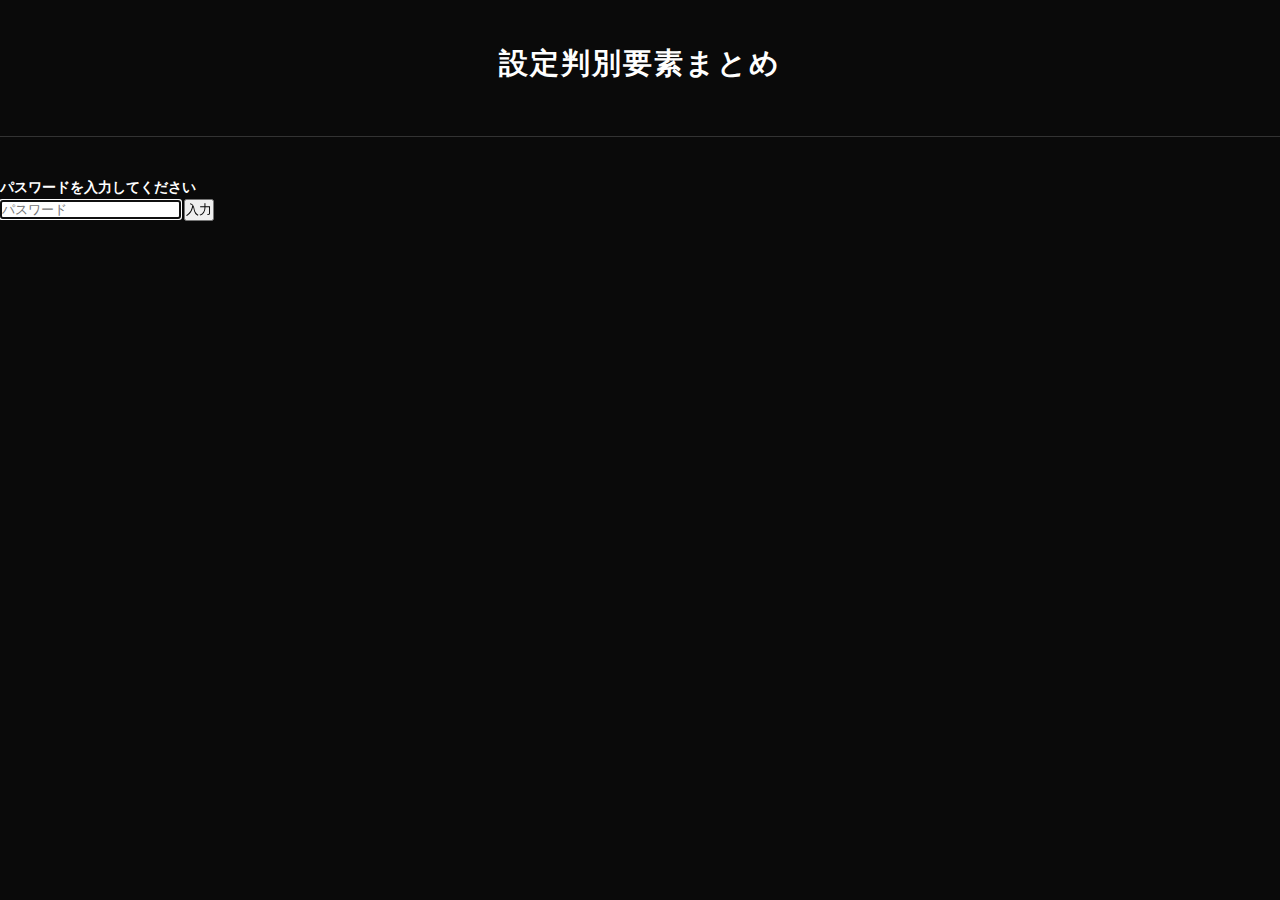
<file: index.html>
<!DOCTYPE html>
<html lang="ja">
<head>
    <meta charset="UTF-8">
    <meta name="viewport" content="width=device-width, initial-scale=1.0">
    <title>設定判別要素まとめ</title>
    <link rel="stylesheet" href="css/style.css">
    <script src="js/auth.js"></script>
</head>
<body>
    <div class="container">
        <header>
            <h1>設定判別要素まとめ</h1>
            <p class="subtitle">機種を選択してください</p>
        </header>

        <main>
            <div class="machine-grid">
                <a href="machines/valvrave2/index.html" class="machine-card">
                    <div class="machine-image">
                        <img src="images/valvrave2.jpg" alt="革命機ヴァルヴレイヴ2">
                    </div>
                    <div class="machine-info">
                        <div class="machine-name">革命機ヴァルヴレイヴ2</div>
                        <div class="machine-maker">SANKYO</div>
                </div>
            </a>

            <div class="machine-grid">
                <a href="machines/hokuto-tensei2/index.html" class="machine-card">
                    <div class="machine-image">
                        <img src="images/hokuto-tensei2.jpg" alt="北斗の拳 転生の章2">
                    </div>
                    <div class="machine-info">
                        <div class="machine-name">北斗の拳 転生の章2</div>
                        <div class="machine-maker">sammy</div>
                </div>
            </a>

            <div class="machine-grid">
                <a href="machines/tokyo-ghoul/" class="machine-card">
                    <div class="machine-image">
                        <img src="images/tokyo-ghoul.jpg" alt="東京喰種">
                    </div>
                    <div class="machine-info">
                        <div class="machine-name">東京喰種</div>
                        <div class="machine-maker">スパイキー</div>
                </div>
            </a>

            <div class="machine-grid">
                <a href="machines/tokyo-revengers/" class="machine-card">
                    <div class="machine-image">
                        <img src="images/tokyo-revengers.jpg" alt="東京リベンジャーズ">
                    </div>
                    <div class="machine-info">
                        <div class="machine-name">東京リベンジャーズ</div>
                        <div class="machine-maker">sammy</div>
                </div>
            </a>

            <div class="machine-grid">
                <a href="machines/kaguya/" class="machine-card">
                    <div class="machine-image">
                        <img src="images/kaguya.jpg" alt="かぐや様は告らせたい">
                    </div>
                    <div class="machine-info">
                        <div class="machine-name">かぐや様は告らせたい</div>
                        <div class="machine-maker">SANKYO</div>
                </div>
            </a>

            <div class="machine-grid">
                <a href="machines/god-eater/" class="machine-card">
                    <div class="machine-image">
                        <img src="images/god-eater.jpg" alt="ゴッドイーター リザレクション">
                    </div>
                    <div class="machine-info">
                        <div class="machine-name">ゴッドイーター リザレクション</div>
                        <div class="machine-maker">山佐</div>
                </div>
            </a>
            </div>

            <div class="machine-grid">
                <a href="machines/onimusya/" class="machine-card">
                    <div class="machine-image">
                        <img src="images/onimusya.jpg" alt="新鬼武者3">
                    </div>
                    <div class="machine-info">
                        <div class="machine-name">新鬼武者3</div>
                        <div class="machine-maker">エンタライズ</div>
                </div>
            </a>
            </div>

            <section class="references">
                <h3>X見れる人はこちらから見た方が画像見やすいです</h3>
                <ul>
                    <li><a href="https://x.com/divo_x_central/status/1867730569368678864" target="_blank" rel="noopener">X - 記事一覧 (島国★購買部)</a></li>
                </ul>
            </section>
        </main>

        <footer>
            <p>&copy; 2026 PachislotSettingChecker</p>
        </footer>
    </div>
</body>
</html>
</file>
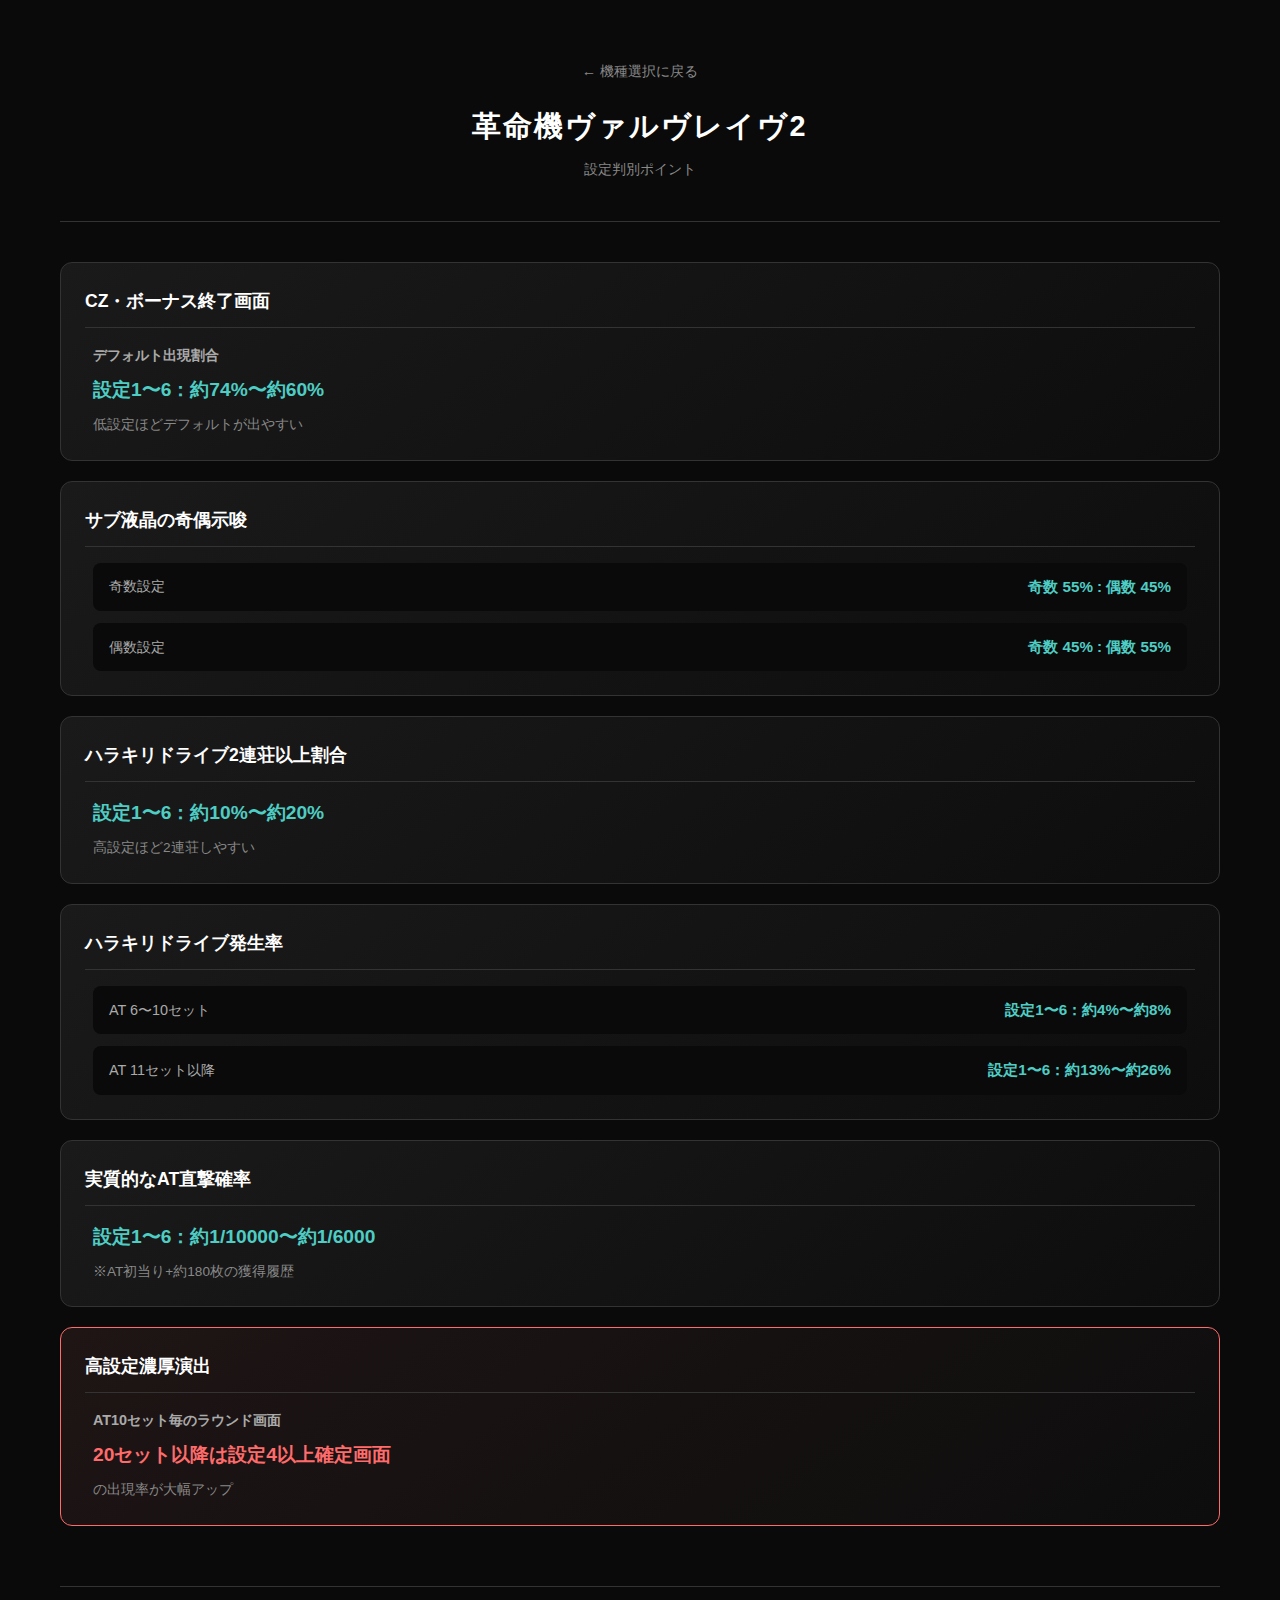
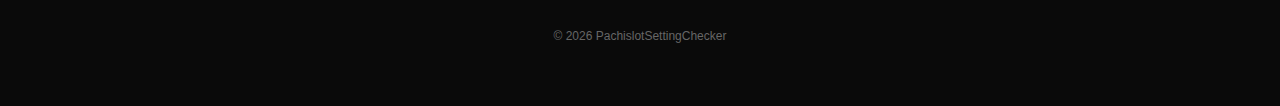
<file: machines/god-eater/index.html>
<!DOCTYPE html>
<html lang="ja">
<head>
    <meta charset="UTF-8">
    <meta name="viewport" content="width=device-width, initial-scale=1.0">
    <title>革命機ヴァルヴレイヴ2 設定判別 | パチスロ設定判別チェッカー</title>
    <link rel="stylesheet" href="../../css/style.css">
    <link rel="stylesheet" href="machine.css">
</head>
<body>
    <div class="container">
        <header>
            <p class="back-link"><a href="../../index.html">← 機種選択に戻る</a></p>
            <h1>革命機ヴァルヴレイヴ2</h1>
            <p class="subtitle">設定判別ポイント</p>
        </header>

        <main>
            <!-- ①CZ・ボーナス終了画面 -->
            <section class="info-card">
                <h2>CZ・ボーナス終了画面</h2>
                <div class="info-content">
                    <h3>デフォルト出現割合</h3>
                    <p class="highlight">設定1〜6：約74%〜約60%</p>
                    <p class="note">低設定ほどデフォルトが出やすい</p>
                </div>
            </section>

            <!-- ②サブ液晶の奇偶示唆 -->
            <section class="info-card">
                <h2>サブ液晶の奇偶示唆</h2>
                <div class="info-content">
                    <div class="ratio-box">
                        <div class="ratio-row">
                            <span class="label">奇数設定</span>
                            <span class="value">奇数 55% : 偶数 45%</span>
                        </div>
                        <div class="ratio-row">
                            <span class="label">偶数設定</span>
                            <span class="value">奇数 45% : 偶数 55%</span>
                        </div>
                    </div>
                </div>
            </section>

            <!-- ③ハラキリドライブ2連荘以上割合 -->
            <section class="info-card">
                <h2>ハラキリドライブ2連荘以上割合</h2>
                <div class="info-content">
                    <p class="highlight">設定1〜6：約10%〜約20%</p>
                    <p class="note">高設定ほど2連荘しやすい</p>
                </div>
            </section>

            <!-- ④ハラキリドライブ発生率 -->
            <section class="info-card">
                <h2>ハラキリドライブ発生率</h2>
                <div class="info-content">
                    <div class="ratio-box">
                        <div class="ratio-row">
                            <span class="label">AT 6〜10セット</span>
                            <span class="value">設定1〜6：約4%〜約8%</span>
                        </div>
                        <div class="ratio-row">
                            <span class="label">AT 11セット以降</span>
                            <span class="value">設定1〜6：約13%〜約26%</span>
                        </div>
                    </div>
                </div>
            </section>

            <!-- ⑤実質的なAT直撃確率 -->
            <section class="info-card">
                <h2>実質的なAT直撃確率</h2>
                <div class="info-content">
                    <p class="highlight">設定1〜6：約1/10000〜約1/6000</p>
                    <p class="note">※AT初当り+約180枚の獲得履歴</p>
                </div>
            </section>

            <!-- ⑥高設定濃厚演出 -->
            <section class="info-card high-setting">
                <h2>高設定濃厚演出</h2>
                <div class="info-content">
                    <h3>AT10セット毎のラウンド画面</h3>
                    <p class="highlight confirm">20セット以降は設定4以上確定画面</p>
                    <p class="note">の出現率が大幅アップ</p>
                </div>
            </section>
        </main>

        <footer>
            <p>&copy; 2026 PachislotSettingChecker</p>
        </footer>
    </div>
</body>
</html>
</file>
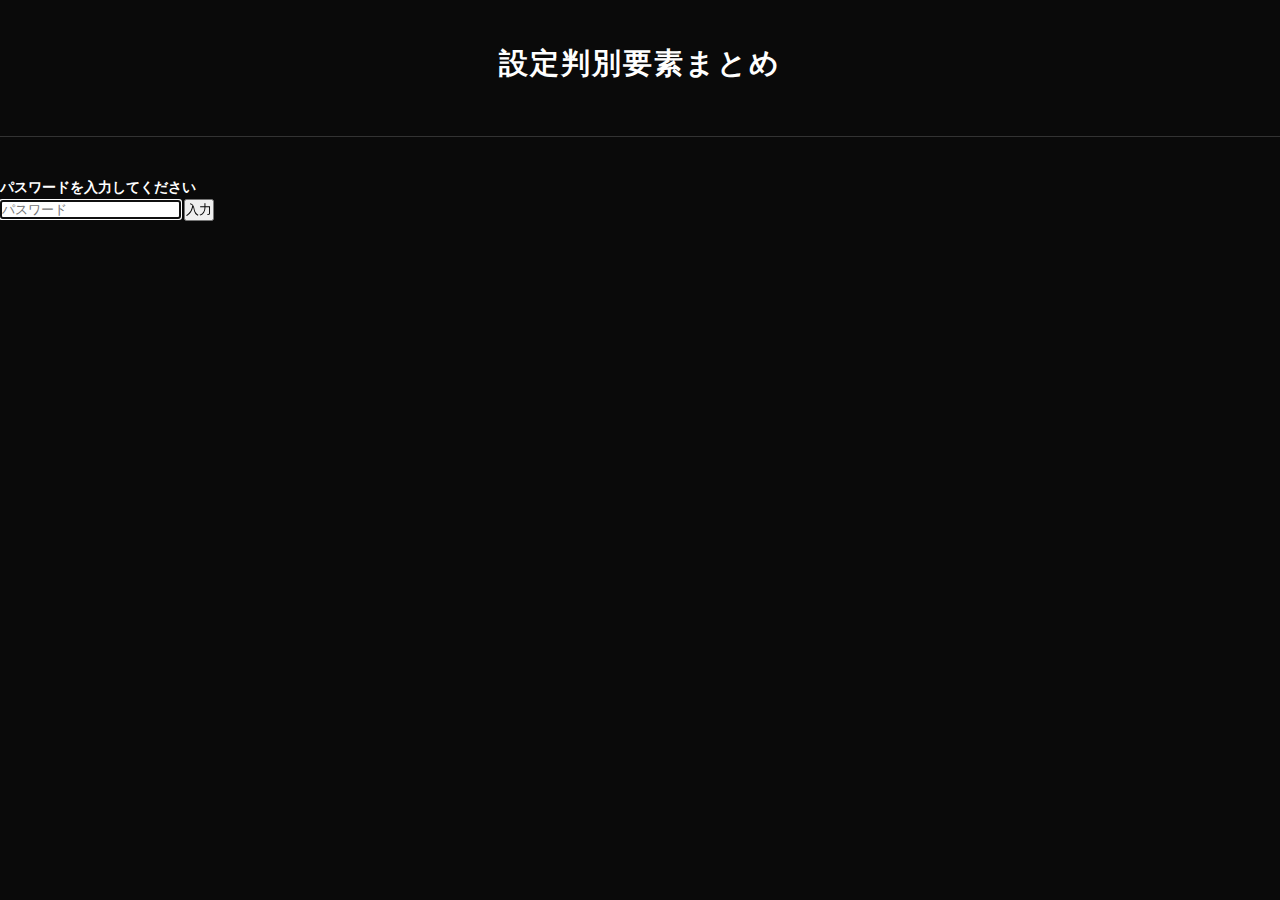
<file: machines/valvrave2/index.html>
<!DOCTYPE html>
<html lang="ja">
<head>
    <meta charset="UTF-8">
    <meta name="viewport" content="width=device-width, initial-scale=1.0">
    <title>革命機ヴァルヴレイヴ2 設定判別 | パチスロ設定判別チェッカー</title>
    <link rel="stylesheet" href="../../css/style.css">
</head>
<body>
    <div class="container">
        <header class="machine-header">
            <p class="back-link"><a href="../../index.html">← 機種選択に戻る</a></p>
            <div class="machine-header-image">
                <img src="../../images/valvrave2.jpg" alt="革命機ヴァルヴレイヴ2">
            </div>
            <p class="subtitle">設定判別ポイント</p>
        </header>

        <main>
            <!-- ①CZ・ボーナス終了画面 -->
            <section class="info-card">
                <h2>CZ・ボーナス終了画面</h2>
                <div class="info-content">
                    <h3>デフォルト出現割合</h3>
                    <p class="highlight">設定1〜6：約74%〜約60%</p>
                    <p class="note">低設定ほどデフォルトが出やすい</p>
                </div>
            </section>

            <!-- ②サブ液晶の奇偶示唆 -->
            <section class="info-card">
                <h2>サブ液晶の奇偶示唆</h2>
                <div class="info-content">
                    <div class="ratio-box">
                        <div class="ratio-row">
                            <span class="label">奇数設定</span>
                            <span class="value">奇数 55% : 偶数 45%</span>
                        </div>
                        <div class="ratio-row">
                            <span class="label">偶数設定</span>
                            <span class="value">奇数 45% : 偶数 55%</span>
                        </div>
                    </div>
                </div>
            </section>

            <!-- ③ハラキリドライブ2連荘以上割合 -->
            <section class="info-card">
                <h2>ハラキリドライブ2連荘以上割合</h2>
                <div class="info-content">
                    <p class="highlight">設定1〜6：約10%〜約20%</p>
                    <p class="note">高設定ほど2連荘しやすい</p>
                </div>
            </section>

            <!-- ④ハラキリドライブ発生率 -->
            <section class="info-card">
                <h2>ハラキリドライブ発生率</h2>
                <div class="info-content">
                    <div class="ratio-box">
                        <div class="ratio-row">
                            <span class="label">AT 6〜10セット</span>
                            <span class="value">設定1〜6：約4%〜約8%</span>
                        </div>
                        <div class="ratio-row">
                            <span class="label">AT 11セット以降</span>
                            <span class="value">設定1〜6：約13%〜約26%</span>
                        </div>
                    </div>
                </div>
            </section>

            <!-- ⑤実質的なAT直撃確率 -->
            <section class="info-card">
                <h2>実質的なAT直撃確率</h2>
                <div class="info-content">
                    <p class="highlight">設定1〜6：約1/10000〜約1/6000</p>
                    <p class="note">※AT初当り+約180枚の獲得履歴</p>
                </div>
            </section>

            <!-- ⑥高設定濃厚演出 -->
            <section class="info-card high-setting">
                <h2>高設定濃厚演出</h2>
                <div class="info-content">
                    <h3>AT10セット毎のラウンド画面</h3>
                    <p class="highlight confirm">20セット以降は設定4以上確定画面</p>
                    <p class="note">の出現率が大幅アップ</p>
                </div>
            </section>

            <section class="info-card">
                <h2>設定別データ</h2>
                <div class="info-content">
                    <div class="setting-image">
                        <img src="vvv2_1.jpg" alt="設定別データ1">
                    </div>
                </div>
            </section>

            <section class="info-card">
                <h2>設定別データ</h2>
                <div class="info-content">
                    <div class="setting-image">
                        <img src="vvv2_2.png" alt="設定別データ2">
                    </div>
                </div>
            </section>

            <section class="info-card">
                <h2>設定別データ</h2>
                <div class="info-content">
                    <div class="setting-image">
                        <img src="vvv2_3.jpg" alt="設定別データ3">
                    </div>
                </div>
            </section>

            <!-- 参考文献 -->
            <section class="references">
                <h3>参考文献</h3>
                <ul>
                    <li><a href="https://note.com/slotiger/n/n43ee1139793c#9b58f4b9-fb3d-44a4-b55d-042836dcf373" target="_blank" rel="noopener">※1：note - 革命機ヴァルヴレイヴ2 設定差考察 まとめ (スロタイガー)</a></li>
                    <li><a href="https://x.com/divo_x_central/status/1963856744012251544" target="_blank" rel="noopener">X - 島国★購買部 - L革命機ヴァルヴレイヴ2</a></li>
                </ul>
            </section>
        </main>

        <footer>
            <p>&copy; 2026 PachislotSettingChecker</p>
        </footer>
    </div>

    <!-- 画像モーダル（ここから追加） -->
    <div class="image-modal" id="imageModal">
        <span class="modal-close" id="modalClose">×</span>
        <img src="" alt="拡大画像" id="modalImage">
        <p class="modal-hint">タップで閉じる</p>
    </div>

    <script src="../../js/auth-check.js"></script>
    <script src="../../js/modal.js"></script>
</body>
</html>
</file>
<file: css/style.css>
/* ===================================
   CSS変数（ここでフォントサイズ一括管理）
   =================================== */
:root {
    /* フォントサイズ - baseを変えると全体が変わる */
    --font-size-base: 9px;
    --font-size-xs: 0.75rem;
    --font-size-sm: 0.85rem;
    --font-size-md: 1rem;
    --font-size-lg: 1.1rem;
    --font-size-xl: 1.2rem;
    --font-size-h1: 1.8rem;
    --font-size-h2: 1.1rem;

    /* カラー */
    --color-bg: #0a0a0a;
    --color-bg-card: #1a1a1a;
    --color-bg-card-dark: #0d0d0d;
    --color-text: #ffffff;
    --color-text-muted: #888;
    --color-text-sub: #aaa;
    --color-border: #333;
    --color-accent: #4ecdc4;
    --color-danger: #ff6b6b;
}

/* ===================================
   リセット・ベース
   =================================== */
* {
    margin: 0;
    padding: 0;
    box-sizing: border-box;
}

body {
    font-family: 'Helvetica Neue', Arial, 'Hiragino Kaku Gothic ProN', sans-serif;
    font-size: var(--font-size-base);
    background-color: var(--color-bg);
    color: var(--color-text);
    min-height: 100vh;
    line-height: 1.6;
}

.container {
    max-width: 1200px;
    margin: 0 auto;
    padding: 20px;
}

/* ===================================
   ヘッダー
   =================================== */
header {
    text-align: center;
    padding: 40px 0;
    border-bottom: 1px solid var(--color-border);
    margin-bottom: 40px;
}

header h1 {
    font-size: var(--font-size-h1);
    margin-bottom: 10px;
    letter-spacing: 2px;
}

.subtitle {
    color: var(--color-text-muted);
    font-size: var(--font-size-sm);
}

/* ===================================
   機種カードグリッド（トップページ）
   =================================== */
.machine-grid {
    display: flex;
    flex-direction: column;
    gap: 16px;
}

.machine-card {
    display: flex;
    align-items: center;
    background: linear-gradient(145deg, var(--color-bg-card), var(--color-bg-card-dark));
    border: 1px solid var(--color-border);
    border-radius: 12px;
    overflow: hidden;
    text-decoration: none;
    color: var(--color-text);
    transition: all 0.3s ease;
}

.machine-card:hover {
    border-color: #666;
    transform: translateX(8px);
    box-shadow: 0 4px 20px rgba(0, 0, 0, 0.5);
}

.machine-image {
    width: 120px;
    height: 80px;
    flex-shrink: 0;
    overflow: hidden;
    background-color: var(--color-bg-card);
}

.machine-image img {
    width: 100%;
    height: 100%;
    object-fit: cover;
    transition: transform 0.3s ease;
}

.machine-card:hover .machine-image img {
    transform: scale(1.1);
}

.machine-info {
    padding: 16px 20px;
    flex: 1;
}

.machine-name {
    font-size: var(--font-size-lg);
    font-weight: bold;
    margin-bottom: 4px;
}

.machine-maker {
    font-size: var(--font-size-xs);
    color: var(--color-text-muted);
}

/* ===================================
   戻るリンク
   =================================== */
.back-link {
    margin-bottom: 20px;
}

.back-link a {
    color: var(--color-text-muted);
    text-decoration: none;
    font-size: var(--font-size-sm);
    transition: color 0.3s ease;
}

.back-link a:hover {
    color: var(--color-text);
}

/* ===================================
   情報カード（詳細ページ）
   =================================== */
.info-card {
    background: linear-gradient(145deg, var(--color-bg-card), var(--color-bg-card-dark));
    border: 1px solid var(--color-border);
    border-radius: 12px;
    padding: 16px;
    margin-bottom: 12px;
}

.info-card h2 {
    font-size: var(--font-size-h2);
    margin-bottom: 12px;
    padding-bottom: 8px;
    border-bottom: 1px solid var(--color-border);
    color: var(--color-text);
}

.info-card h3 {
    font-size: var(--font-size-sm);
    color: var(--color-text-sub);
    margin-bottom: 8px;
}

.info-content {
    padding: 0 8px;
}

/* ===================================
   ハイライトテキスト
   =================================== */
.highlight {
    font-size: var(--font-size-xl);
    font-weight: bold;
    color: var(--color-accent);
    margin-bottom: 8px;
}

.highlight.confirm {
    color: var(--color-danger);
}

/* ===================================
   注釈
   =================================== */
.note {
    font-size: var(--font-size-sm);
    color: var(--color-text);
}

/* ===================================
   比率ボックス
   =================================== */
.ratio-box {
    display: flex;
    flex-direction: column;
    gap: 12px;
}

.ratio-row {
    display: flex;
    justify-content: space-between;
    align-items: center;
    padding: 12px 16px;
    background-color: var(--color-bg);
    border-radius: 8px;
}

.ratio-row .label {
    font-size: var(--font-size-sm);
    color: var(--color-text);
}

.ratio-row .value {
    font-size: var(--font-size-md);
    font-weight: bold;
    color: var(--color-accent);
}

/* ===================================
   フッター
   =================================== */
footer {
    text-align: center;
    padding: 40px 0;
    margin-top: 60px;
    border-top: 1px solid var(--color-border);
    color: #666;
    font-size: var(--font-size-xs);
}

/* ===================================
   テーブル
   =================================== */
.setting-table {
    width: 100%;
    border-collapse: collapse;
    font-size: var(--font-size-sm);
}

.setting-table th,
.setting-table td {
    padding: 12px 16px;
    text-align: center;
    border-bottom: 1px solid var(--color-border);
}

.setting-table th {
    background-color: var(--color-bg-card);
    color: var(--color-text-sub);
    font-weight: bold;
    font-size: var(--font-size-xs);
}

.setting-table td {
    background-color: var(--color-bg);
}

.setting-table tr:last-child td {
    border-bottom: none;
}

.setting-table tr:hover td {
    background-color: var(--color-bg-card);
}

.setting-table td:first-child {
    font-weight: bold;
    color: var(--color-text-sub);
}

/* ===================================
   設定判別画像
   =================================== */
.setting-image {
    width: 100%;
    margin-top: 8px;
    overflow-x: auto;
    -webkit-overflow-scrolling: touch;
}

.setting-image img {
    width: 100%;
    max-width: 100%;
    height: auto;
    border-radius: 8px;
    display: block;
    cursor: pointer;
    transition: opacity 0.2s ease;
}

.setting-image img:hover {
    opacity: 0.8;
}

/* ===================================
   画像モーダル（タップで拡大）
   =================================== */
.image-modal {
    display: none;
    position: fixed;
    top: 0;
    left: 0;
    width: 100%;
    height: 100%;
    background-color: rgba(0, 0, 0, 0.95);
    z-index: 1000;
    justify-content: center;
    align-items: center;
    padding: 20px;
}

.image-modal.active {
    display: flex;
}

.image-modal img {
    max-width: 100%;
    max-height: 100%;
    object-fit: contain;
    border-radius: 8px;
}

.modal-close {
    position: fixed;
    top: 20px;
    right: 20px;
    color: #fff;
    font-size: 2rem;
    cursor: pointer;
    z-index: 1001;
    width: 44px;
    height: 44px;
    display: flex;
    justify-content: center;
    align-items: center;
    background-color: rgba(255, 255, 255, 0.1);
    border-radius: 50%;
    transition: background-color 0.2s ease;
}

.modal-close:hover {
    background-color: rgba(255, 255, 255, 0.2);
}

.modal-hint {
    position: fixed;
    bottom: 20px;
    left: 50%;
    transform: translateX(-50%);
    color: var(--color-text-muted);
    font-size: var(--font-size-xs);
}

/* ===================================
   参考文献
   =================================== */
.references {
    margin-top: 40px;
    padding: 20px;
    background-color: var(--color-bg-card-dark);
    border-radius: 8px;
    border: 1px solid var(--color-border);
}

.references h3 {
    font-size: var(--font-size-sm);
    color: var(--color-text-muted);
    margin-bottom: 12px;
}

.references ul {
    list-style: none;
    display: flex;
    flex-direction: column;
    gap: 8px;
}

.references li {
    font-size: var(--font-size-xs);
}

.references a {
    color: var(--color-accent);
    text-decoration: none;
    word-break: break-all;
}

.references a:hover {
    text-decoration: underline;
}

/* ===================================
   レスポンシブ
   =================================== */
@media (max-width: 600px) {
    header h1 {
        font-size: 1.5rem;
    }

    .machine-grid {
        grid-template-columns: 1fr;
    }

    .machine-image {
        width: 100px;
        height: 70px;
    }

    .machine-info {
        padding: 12px 16px;
    }

    .machine-name {
        font-size: var(--font-size-md);
    }

    .info-card {
        padding: 14px 12px;
    }

    .highlight {
        font-size: var(--font-size-lg);
    }

    .ratio-row {
        flex-direction: column;
        align-items: flex-start;
        gap: 4px;
    }

    .ratio-row .value {
        font-size: var(--font-size-sm);
    }

    .setting-table th,
    .setting-table td {
        padding: 10px 8px;
        font-size: var(--font-size-xs);
    }
}

/* ===================================
   機種別ページヘッダー
   =================================== */
.machine-header {
    text-align: center;
    padding: 20px 0;
    border-bottom: 1px solid var(--color-border);
    margin-bottom: 40px;
}

.machine-header .back-link {
    margin-bottom: 16px;
}

.machine-header-image {
    width: 100vw;
    margin-left: calc(-50vw + 50%);
    margin-bottom: 16px;
    overflow: hidden;
}

.machine-header-image img {
    width: 100%;
    height: auto;
    display: block;
}

.machine-header .subtitle {
    color: var(--color-text-muted);
    font-size: var(--font-size-sm);
}

/* ===================================
   計算機ポップアップ
   =================================== */
.calc-button {
    display: inline-block;
    margin-top: 12px;
    padding: 10px 20px;
    background-color: var(--color-accent);
    color: var(--color-bg);
    border: none;
    border-radius: 8px;
    font-size: var(--font-size-sm);
    font-weight: bold;
    cursor: pointer;
    transition: opacity 0.2s ease;
}

.calc-button:hover {
    opacity: 0.8;
}

.calc-modal {
    display: none;
    position: fixed;
    top: 0;
    left: 0;
    width: 100%;
    height: 100%;
    background-color: rgba(0, 0, 0, 0.95);
    z-index: 1000;
    justify-content: center;
    align-items: center;
    padding: 20px;
}

.calc-modal.active {
    display: flex;
}

.calc-content {
    background: linear-gradient(145deg, var(--color-bg-card), var(--color-bg-card-dark));
    border: 1px solid var(--color-border);
    border-radius: 12px;
    padding: 24px;
    width: 100%;
    max-width: 400px;
}

.calc-content h3 {
    font-size: var(--font-size-lg);
    margin-bottom: 20px;
    text-align: center;
    color: var(--color-text);
}

.calc-input-group {
    margin-bottom: 16px;
}

.calc-input-group label {
    display: block;
    font-size: var(--font-size-sm);
    color: var(--color-text);
    margin-bottom: 6px;
}

.calc-input-group input {
    width: 100%;
    padding: 12px;
    background-color: var(--color-bg);
    border: 1px solid var(--color-border);
    border-radius: 8px;
    color: var(--color-text);
    font-size: var(--font-size-md);
}

.calc-input-group input:focus {
    outline: none;
    border-color: var(--color-accent);
}

.calc-submit {
    width: 100%;
    padding: 14px;
    background-color: var(--color-accent);
    color: var(--color-bg);
    border: none;
    border-radius: 8px;
    font-size: var(--font-size-md);
    font-weight: bold;
    cursor: pointer;
    margin-top: 8px;
    transition: opacity 0.2s ease;
}

.calc-submit:hover {
    opacity: 0.8;
}

.calc-result {
    margin-top: 20px;
    padding: 16px;
    background-color: var(--color-bg);
    border-radius: 8px;
    text-align: center;
    display: none;
}

.calc-result.show {
    display: block;
}

.calc-result-label {
    font-size: var(--font-size-sm);
    color: var(--color-text-muted);
    margin-bottom: 8px;
}

.calc-result-value {
    font-size: var(--font-size-h1);
    font-weight: bold;
    color: var(--color-accent);
}

.calc-close {
    position: absolute;
    top: 20px;
    right: 20px;
    color: #fff;
    font-size: 2rem;
    cursor: pointer;
    z-index: 1001;
    width: 44px;
    height: 44px;
    display: flex;
    justify-content: center;
    align-items: center;
    background-color: rgba(255, 255, 255, 0.1);
    border-radius: 50%;
    transition: background-color 0.2s ease;
}

.calc-close:hover {
    background-color: rgba(255, 255, 255, 0.2);
}

/* ===================================
   計算機ステップ表示
   =================================== */
.calc-step {
    display: none;
}

.calc-step.active {
    display: block;
}

.calc-nav {
    display: flex;
    gap: 12px;
    margin-top: 16px;
}

.calc-nav button {
    flex: 1;
    padding: 12px;
    border: none;
    border-radius: 8px;
    font-size: var(--font-size-sm);
    font-weight: bold;
    cursor: pointer;
    transition: opacity 0.2s ease;
}

.calc-nav button:hover {
    opacity: 0.8;
}

.calc-next {
    background-color: var(--color-accent);
    color: var(--color-bg);
}

.calc-back {
    background-color: var(--color-border);
    color: var(--color-text);
}

.calc-result-grid {
    display: flex;
    flex-direction: column;
    gap: 12px;
    margin-top: 20px;
}

.calc-result-row {
    display: flex;
    justify-content: space-between;
    align-items: center;
    padding: 12px 16px;
    background-color: var(--color-bg);
    border-radius: 8px;
}

.calc-result-row .label {
    font-size: var(--font-size-sm);
    color: var(--color-text);
}

.calc-result-row .value {
    font-size: var(--font-size-md);
    font-weight: bold;
    color: var(--color-accent);
}

.calc-content {
    max-height: 90vh;
    overflow-y: auto;
}
</file>
<file: machines/god-eater/machine.css>
/* 戻るリンク */
.back-link {
    margin-bottom: 20px;
}

.back-link a {
    color: #888;
    text-decoration: none;
    font-size: 0.9rem;
    transition: color 0.3s ease;
}

.back-link a:hover {
    color: #fff;
}

/* 情報カード */
.info-card {
    background: linear-gradient(145deg, #1a1a1a, #0d0d0d);
    border: 1px solid #333;
    border-radius: 12px;
    padding: 24px;
    margin-bottom: 20px;
}

.info-card h2 {
    font-size: 1.1rem;
    margin-bottom: 16px;
    padding-bottom: 12px;
    border-bottom: 1px solid #333;
    color: #fff;
}

.info-card h3 {
    font-size: 0.9rem;
    color: #aaa;
    margin-bottom: 8px;
}

.info-content {
    padding: 0 8px;
}

/* ハイライトテキスト */
.highlight {
    font-size: 1.2rem;
    font-weight: bold;
    color: #4ecdc4;
    margin-bottom: 8px;
}

.highlight.confirm {
    color: #ff6b6b;
}

/* 注釈 */
.note {
    font-size: 0.85rem;
    color: #888;
}

/* 比率ボックス */
.ratio-box {
    display: flex;
    flex-direction: column;
    gap: 12px;
}

.ratio-row {
    display: flex;
    justify-content: space-between;
    align-items: center;
    padding: 12px 16px;
    background-color: #0a0a0a;
    border-radius: 8px;
}

.ratio-row .label {
    font-size: 0.9rem;
    color: #aaa;
}

.ratio-row .value {
    font-size: 0.95rem;
    font-weight: bold;
    color: #4ecdc4;
}

/* 高設定濃厚カード */
.info-card.high-setting {
    border-color: #ff6b6b;
    background: linear-gradient(145deg, #1f1515, #0d0d0d);
}

/* レスポンシブ */
@media (max-width: 600px) {
    .info-card {
        padding: 20px 16px;
    }

    .highlight {
        font-size: 1.1rem;
    }

    .ratio-row {
        flex-direction: column;
        align-items: flex-start;
        gap: 4px;
    }

    .ratio-row .value {
        font-size: 0.9rem;
    }
}
</file>
